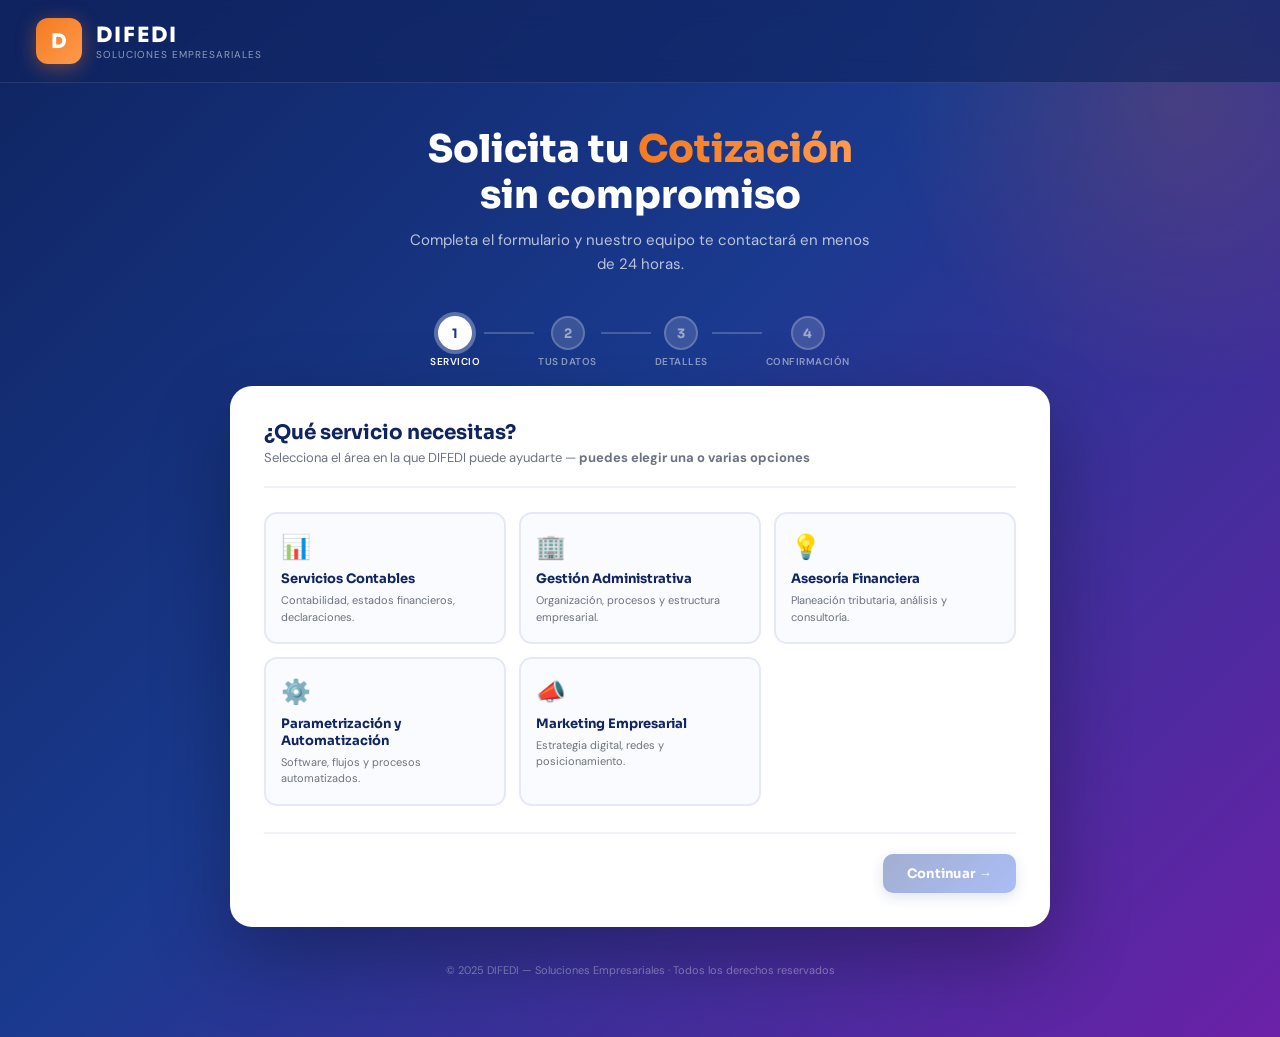
<file: index.html>
<!DOCTYPE html>
<html lang="es">
<head>
<meta charset="UTF-8"/>
<meta name="viewport" content="width=device-width,initial-scale=1.0"/>
<title>DIFEDI – Formulario de Cotización</title>
<link href="https://fonts.googleapis.com/css2?family=Sora:wght@400;600;700;800&family=DM+Sans:wght@400;500;600&display=swap" rel="stylesheet"/>
<link rel="stylesheet" href="difedi_styles.css"/>
</head>
<body>


<!-- HEADER -->
<div class="header">
  <div class="logo">
    <div class="logo-d">D</div>
    <div><div class="logo-name">DIFEDI</div><div class="logo-sub">Soluciones Empresariales</div></div>
  </div>
</div>

<!-- HERO -->
<div class="hero">
  <h1>Solicita tu <span>Cotización</span><br>sin compromiso</h1>
  <p>Completa el formulario y nuestro equipo te contactará en menos de 24 horas.</p>
</div>

<!-- STEPS -->
<div class="steps" id="steps-bar">
  <div class="sw"><div class="sc active" id="sc1">1</div><div class="sl active" id="sl1">Servicio</div></div>
  <div class="line" id="l1"></div>
  <div class="sw"><div class="sc pend" id="sc2">2</div><div class="sl" id="sl2">Tus datos</div></div>
  <div class="line" id="l2"></div>
  <div class="sw"><div class="sc pend" id="sc3">3</div><div class="sl" id="sl3">Detalles</div></div>
  <div class="line" id="l3"></div>
  <div class="sw"><div class="sc pend" id="sc4">4</div><div class="sl" id="sl4">Confirmación</div></div>
</div>

<!-- CARD -->
<div class="card" style="max-width:820px;margin:0 auto 36px;padding:34px 34px">

<!-- STEP 1 -->
<div id="step1">
  <div class="card-title">¿Qué servicio necesitas?</div>
  <div class="card-sub">Selecciona el área en la que DIFEDI puede ayudarte — <strong>puedes elegir una o varias opciones</strong></div>
  <div class="svc-grid" id="svc-grid">
    <div class="svc" data-c="blue" data-id="contable" onclick="selectSvc(this)">
      <span class="svc-ico">📊</span><div class="svc-name">Servicios Contables</div>
      <div class="svc-d">Contabilidad, estados financieros, declaraciones.</div><div class="chk">✓</div>
    </div>
    <div class="svc" data-c="orange" data-id="administrativa" onclick="selectSvc(this)">
      <span class="svc-ico">🏢</span><div class="svc-name">Gestión Administrativa</div>
      <div class="svc-d">Organización, procesos y estructura empresarial.</div><div class="chk">✓</div>
    </div>
    <div class="svc" data-c="purple" data-id="asesoria" onclick="selectSvc(this)">
      <span class="svc-ico">💡</span><div class="svc-name">Asesoría Financiera</div>
      <div class="svc-d">Planeación tributaria, análisis y consultoría.</div><div class="chk">✓</div>
    </div>
    <div class="svc" data-c="teal" data-id="parametrizacion" onclick="selectSvc(this)">
      <span class="svc-ico">⚙️</span><div class="svc-name">Parametrización y Automatización</div>
      <div class="svc-d">Software, flujos y procesos automatizados.</div><div class="chk">✓</div>
    </div>
    <div class="svc" data-c="rose" data-id="marketing" onclick="selectSvc(this)">
      <span class="svc-ico">📣</span><div class="svc-name">Marketing Empresarial</div>
      <div class="svc-d">Estrategia digital, redes y posicionamiento.</div><div class="chk">✓</div>
    </div>
  </div>
  <div class="br"><div></div><button class="btn bp" id="btn1" disabled onclick="goTo(2)">Continuar →</button></div>
</div>

<!-- STEP 2 -->
<div id="step2" class="hidden">
  <div class="card-title">Tus datos de contacto</div>
  <div class="card-sub">Información para enviarte la cotización personalizada</div>
  <div class="sbn" id="svc-banner2"></div>
  <div class="fg">
    <div><label class="flbl">Nombre completo <span class="req">*</span></label><input class="fi" id="f-nombre" placeholder="Tu nombre completo" oninput="checkStep2()"/></div>
    <div><label class="flbl">Empresa / Razón social</label><input class="fi" id="f-empresa" placeholder="Nombre de tu empresa"/></div>
    <div><label class="flbl">Cargo</label><input class="fi" id="f-cargo" placeholder="Ej: Gerente, Contador..."/></div>
    <div><label class="flbl">Ciudad</label><input class="fi" id="f-ciudad" placeholder="Ciudad donde opera"/></div>
    <div><label class="flbl">Correo electrónico <span class="req">*</span></label><input class="fi" id="f-email" type="email" placeholder="tucorreo@empresa.com" oninput="checkStep2()"/></div>
    <div><label class="flbl">Teléfono / WhatsApp <span class="req">*</span></label><input class="fi" id="f-tel" placeholder="+57 300 000 0000" oninput="checkStep2()"/></div>
  </div>
  <div class="br">
    <button class="btn bs" onclick="goTo(1)">← Volver</button>
    <button class="btn bp" id="btn2" disabled onclick="goTo(3)">Continuar →</button>
  </div>
</div>

<!-- STEP 3 (dynamic) -->
<div id="step3" class="hidden">
  <div class="card-title">Detalles del servicio</div>
  <div class="card-sub">Información para preparar una propuesta precisa</div>
  <div class="sbn" id="svc-banner3"></div>
  <div class="fg" id="detail-fields"></div>
  <div class="br">
    <button class="btn bs" onclick="goTo(2)">← Volver</button>
    <button class="btn bo" onclick="submitForm()">Enviar solicitud ✓</button>
  </div>
</div>

<!-- STEP 4 -->
<div id="step4" class="hidden">
  <div class="success">
    <div class="ok-ico">✅</div>
    <div class="ok-title">¡Solicitud enviada!</div>
    <div class="ok-sub">Un asesor de <strong>DIFEDI</strong> te contactará en menos de <strong>24 horas hábiles</strong>.</div>
    <div class="notif-row">
      <div class="nc send" id="notif-email"><span class="spin">⏳</span> Correo → difediemp@gmail.com</div>
    </div>
    <div id="summary-box" class="summary"></div>
    <div class="br" style="justify-content:center;border-top:none;padding-top:0">
      <button class="btn bs" onclick="resetForm()">Nueva solicitud</button>
    </div>
  </div>
</div>

</div><!-- /card -->

<div class="footer">© 2025 DIFEDI — Soluciones Empresariales · Todos los derechos reservados</div>

<script src="difedi_script.js"></script>
</body>
</html>
</file>
<file: difedi_styles.css>
*{box-sizing:border-box;margin:0;padding:0}
body{font-family:'DM Sans',sans-serif;min-height:100vh;background:linear-gradient(135deg,#0F2460 0%,#1A3A8F 45%,#6B21A8 100%);padding-bottom:40px}
body::before{content:'';position:fixed;top:-200px;right:-200px;width:600px;height:600px;background:radial-gradient(circle,rgba(244,123,32,.15) 0%,transparent 70%);pointer-events:none;z-index:0}

/* HEADER */
.header{display:flex;align-items:center;justify-content:space-between;padding:18px 36px;border-bottom:1px solid rgba(255,255,255,.1);background:rgba(15,36,96,.6);backdrop-filter:blur(12px);position:relative;z-index:10}
.logo{display:flex;align-items:center;gap:14px}
.logo-d{width:46px;height:46px;background:linear-gradient(135deg,#F47B20,#FF9A4D);border-radius:12px;display:flex;align-items:center;justify-content:center;font-family:'Sora',sans-serif;font-weight:800;font-size:20px;color:#fff;box-shadow:0 4px 20px rgba(244,123,32,.4)}
.logo-name{font-family:'Sora',sans-serif;font-size:21px;font-weight:800;color:#fff;letter-spacing:2px}
.logo-sub{font-size:10px;color:rgba(255,255,255,.55);letter-spacing:1px;text-transform:uppercase}
.header-right{display:flex;align-items:center;gap:10px}
.cfg-btn{background:rgba(255,255,255,.12);border:1px solid rgba(255,255,255,.25);color:#fff;padding:7px 14px;border-radius:20px;font-size:13px;font-weight:600;cursor:pointer;display:flex;align-items:center;gap:6px;font-family:'DM Sans',sans-serif}
.cfg-btn:hover{background:rgba(255,255,255,.2)}
.dot{width:8px;height:8px;border-radius:50%;background:#EF4444}
.dot.on{background:#10B981}
.badge{background:rgba(244,123,32,.2);border:1px solid rgba(244,123,32,.4);color:#FF9A4D;font-size:12px;font-weight:600;padding:5px 13px;border-radius:20px}

/* HERO */
.hero{text-align:center;padding:44px 20px 22px;position:relative;z-index:5}
.hero h1{font-family:'Sora',sans-serif;font-size:clamp(22px,4vw,38px);font-weight:800;color:#fff;margin-bottom:10px;line-height:1.2}
.hero h1 span{background:linear-gradient(90deg,#F47B20,#FF9A4D);-webkit-background-clip:text;-webkit-text-fill-color:transparent}
.hero p{color:rgba(255,255,255,.7);font-size:15px;max-width:460px;margin:0 auto;line-height:1.6}

/* STEPS */
.steps{display:flex;align-items:center;justify-content:center;padding:18px 20px;position:relative;z-index:5}
.sw{display:flex;flex-direction:column;align-items:center}
.sc{width:34px;height:34px;border-radius:50%;display:flex;align-items:center;justify-content:center;font-family:'Sora',sans-serif;font-weight:700;font-size:13px;transition:.3s}
.sc.done{background:#F47B20;color:#fff;box-shadow:0 0 0 4px rgba(244,123,32,.3)}
.sc.active{background:#fff;color:#1A3A8F;box-shadow:0 0 0 4px rgba(255,255,255,.3)}
.sc.pend{background:rgba(255,255,255,.15);color:rgba(255,255,255,.5);border:2px solid rgba(255,255,255,.2)}
.sl{font-size:10px;font-weight:600;text-transform:uppercase;letter-spacing:.5px;margin-top:5px;color:rgba(255,255,255,.5)}
.sl.active{color:#fff}.sl.done{color:#FF9A4D}
.line{width:50px;height:2px;background:rgba(255,255,255,.2);margin:0 4px 18px;transition:.3s}
.line.done{background:#F47B20}

/* CARD */
.card{background:#fff;border-radius:22px;max-width:820px;margin:0 auto 36px;padding:34px;box-shadow:0 30px 80px rgba(0,0,0,.3);position:relative;z-index:5;animation:up .4s ease}
@keyframes up{from{opacity:0;transform:translateY(20px)}to{opacity:1;transform:translateY(0)}}
.card-title{font-family:'Sora',sans-serif;font-size:20px;font-weight:700;color:#0F2460;margin-bottom:4px}
.card-sub{color:#6B7280;font-size:13px;margin-bottom:24px;padding-bottom:20px;border-bottom:2px solid #F0F3FB}

/* SERVICE GRID */
.svc-grid{display:grid;grid-template-columns:repeat(auto-fill,minmax(210px,1fr));gap:13px;margin-bottom:26px}
.svc{border:2px solid #E5E9F5;border-radius:13px;padding:17px 15px;cursor:pointer;transition:.25s;position:relative;overflow:hidden;background:#FAFBFF}
.svc:before{content:'';position:absolute;top:0;left:0;right:0;height:4px;opacity:0;transition:.2s}
.svc:hover,.svc.sel{transform:translateY(-3px);box-shadow:0 8px 28px rgba(30,58,143,.15)}
.svc:hover:before,.svc.sel:before{opacity:1}
.svc[data-c=blue]:before{background:linear-gradient(90deg,#1A3A8F,#2E5CE6)}
.svc[data-c=orange]:before{background:linear-gradient(90deg,#F47B20,#FF9A4D)}
.svc[data-c=purple]:before{background:linear-gradient(90deg,#6B21A8,#9333EA)}
.svc[data-c=teal]:before{background:linear-gradient(90deg,#0F766E,#14B8A6)}
.svc[data-c=rose]:before{background:linear-gradient(90deg,#BE185D,#EC4899)}
.svc[data-c=blue].sel{background:linear-gradient(135deg,#EEF2FF,#E0E7FF);border-color:#2E5CE6}
.svc[data-c=orange].sel{background:linear-gradient(135deg,#FFF7ED,#FFEDD5);border-color:#F47B20}
.svc[data-c=purple].sel{background:linear-gradient(135deg,#FAF5FF,#F3E8FF);border-color:#9333EA}
.svc[data-c=teal].sel{background:linear-gradient(135deg,#F0FDFA,#CCFBF1);border-color:#14B8A6}
.svc[data-c=rose].sel{background:linear-gradient(135deg,#FFF1F2,#FFE4E6);border-color:#EC4899}
.svc-ico{font-size:24px;margin-bottom:9px;display:block}
.svc-name{font-family:'Sora',sans-serif;font-size:13px;font-weight:700;color:#0F2460;margin-bottom:4px;line-height:1.3}
.svc-d{font-size:11px;color:#6B7280;line-height:1.5}
.chk{position:absolute;top:11px;right:11px;width:20px;height:20px;border-radius:50%;display:flex;align-items:center;justify-content:center;font-size:10px;color:#fff;opacity:0;transition:.2s}
.svc.sel .chk{opacity:1}
.svc[data-c=blue].sel .chk{background:#2E5CE6}
.svc[data-c=orange].sel .chk{background:#F47B20}
.svc[data-c=purple].sel .chk{background:#9333EA}
.svc[data-c=teal].sel .chk{background:#14B8A6}
.svc[data-c=rose].sel .chk{background:#EC4899}

/* FORM */
.fg{display:grid;grid-template-columns:1fr 1fr;gap:15px}
@media(max-width:540px){.fg{grid-template-columns:1fr}}
.fg2{grid-column:span 2}
@media(max-width:540px){.fg2{grid-column:span 1}}
.flbl{font-size:12px;font-weight:600;color:#374151;display:block;margin-bottom:5px}
.req{color:#F47B20}
.fi,.fs,.fta{border:2px solid #E5E9F5;border-radius:9px;padding:10px 13px;font-size:13px;font-family:'DM Sans',sans-serif;color:#111827;background:#FAFBFF;transition:.2s;outline:none;width:100%}
.fi:focus,.fs:focus,.fta:focus{border-color:#2E5CE6;box-shadow:0 0 0 3px rgba(46,92,230,.12);background:#fff}
.fta{resize:vertical;min-height:78px}

/* RADIO */
.rgrp{display:flex;gap:9px;flex-wrap:wrap}
.ri{display:flex;align-items:center;gap:7px;padding:8px 13px;border:2px solid #E5E9F5;border-radius:9px;cursor:pointer;font-size:12px;font-weight:500;color:#374151;background:#FAFBFF;transition:.2s}
.ri:hover{border-color:#F47B20}.ri.sel{border-color:#F47B20;background:#FFF7ED;color:#C05B0C;font-weight:600}
.rd{width:14px;height:14px;border-radius:50%;border:2px solid #D1D5DB;position:relative;transition:.2s}
.ri.sel .rd{border-color:#F47B20}
.ri.sel .rd:after{content:'';position:absolute;top:50%;left:50%;transform:translate(-50%,-50%);width:6px;height:6px;border-radius:50%;background:#F47B20}

/* CHECKBOX */
.cbgrid{display:grid;grid-template-columns:repeat(auto-fill,minmax(185px,1fr));gap:8px}
.cbi{display:flex;align-items:flex-start;gap:8px;padding:9px 12px;border:2px solid #E5E9F5;border-radius:9px;cursor:pointer;background:#FAFBFF;transition:.2s}
.cbi:hover,.cbi.on{border-color:#2E5CE6;background:#EEF2FF}
.cbx{width:16px;height:16px;min-width:16px;border:2px solid #D1D5DB;border-radius:4px;display:flex;align-items:center;justify-content:center;font-size:10px;color:#fff;margin-top:1px;transition:.2s}
.cbi.on .cbx{background:#2E5CE6;border-color:#2E5CE6}
.cbt{font-size:12px;color:#374151;font-weight:500;line-height:1.4}

/* BANNER */
.sbn{display:flex;align-items:center;gap:10px;padding:11px 15px;border-radius:10px;margin-bottom:20px;font-size:13px;font-weight:600}
.sb-blue{background:#EEF2FF;color:#1A3A8F;border:2px solid #C7D2FE}
.sb-orange{background:#FFF7ED;color:#C05B0C;border:2px solid #FED7AA}
.sb-purple{background:#FAF5FF;color:#6B21A8;border:2px solid #E9D5FF}
.sb-teal{background:#F0FDFA;color:#0F766E;border:2px solid #99F6E4}
.sb-rose{background:#FFF1F2;color:#BE185D;border:2px solid #FECDD3}

/* BUTTONS */
.br{display:flex;justify-content:space-between;align-items:center;margin-top:26px;padding-top:20px;border-top:2px solid #F0F3FB}
.btn{padding:11px 24px;border-radius:10px;font-family:'Sora',sans-serif;font-weight:700;font-size:13px;cursor:pointer;border:none;display:flex;align-items:center;gap:6px;transition:.2s;letter-spacing:.3px}
.bp{background:linear-gradient(135deg,#1A3A8F,#2E5CE6);color:#fff;box-shadow:0 4px 14px rgba(30,58,143,.35)}
.bp:hover{transform:translateY(-2px);box-shadow:0 8px 22px rgba(30,58,143,.4)}
.bp:disabled{opacity:.4;cursor:not-allowed;transform:none}
.bs{background:#F0F3FB;color:#1A3A8F;font-weight:600}
.bs:hover{background:#E0E7FF}
.bo{background:linear-gradient(135deg,#F47B20,#FF9A4D);color:#fff;box-shadow:0 4px 14px rgba(244,123,32,.35)}
.bo:hover{transform:translateY(-2px);box-shadow:0 8px 22px rgba(244,123,32,.4)}

/* SUCCESS */
.success{text-align:center;padding:16px 0;animation:up .5s ease}
.ok-ico{width:74px;height:74px;border-radius:50%;background:linear-gradient(135deg,#1A3A8F,#6B21A8);display:flex;align-items:center;justify-content:center;font-size:32px;margin:0 auto 20px;box-shadow:0 10px 36px rgba(26,58,143,.3)}
.ok-title{font-family:'Sora',sans-serif;font-size:23px;font-weight:800;color:#0F2460;margin-bottom:7px}
.ok-sub{color:#6B7280;font-size:14px;margin-bottom:22px;line-height:1.6;max-width:360px;margin-left:auto;margin-right:auto}
.summary{background:linear-gradient(135deg,#F0F3FB,#EEF2FF);border:2px solid #E0E7FF;border-radius:13px;padding:20px;text-align:left;margin-bottom:18px}
.sr{display:flex;justify-content:space-between;padding:6px 0;border-bottom:1px solid #E0E7FF;font-size:13px}
.sr:last-child{border-bottom:none}
.sk{color:#6B7280;font-weight:500}.sv{color:#0F2460;font-weight:600;text-align:right;max-width:58%}
.tag{display:inline-block;padding:2px 8px;border-radius:20px;font-size:11px;font-weight:600;background:#EEF2FF;color:#2E5CE6;margin:1px}
.notif-row{display:flex;gap:10px;justify-content:center;margin-bottom:18px;flex-wrap:wrap}
.nc{display:flex;align-items:center;gap:6px;padding:8px 14px;border-radius:30px;font-size:13px;font-weight:600}
.nc.send{background:#FEF9C3;color:#854D0E;border:1px solid #FDE047}
.nc.ok{background:#DCFCE7;color:#166534;border:1px solid #86EFAC}
.nc.err{background:#FEE2E2;color:#991B1B;border:1px solid #FCA5A5}
@keyframes spin{to{transform:rotate(360deg)}}
.spin{display:inline-block;animation:spin .8s linear infinite}
.info-box{background:#FFF7ED;border:1px solid #FED7AA;border-radius:9px;padding:11px 14px;font-size:12px;color:#92400E;line-height:1.6;margin-bottom:16px;text-align:left}

/* MODAL */
.overlay{position:fixed;inset:0;background:rgba(0,0,0,.6);z-index:100;display:flex;align-items:center;justify-content:center;padding:16px;backdrop-filter:blur(4px);display:none}
.overlay.show{display:flex}
.modal{background:#fff;border-radius:20px;max-width:540px;width:100%;max-height:90vh;overflow-y:auto;box-shadow:0 40px 100px rgba(0,0,0,.4);animation:up .3s ease}
.mh{padding:22px 26px 0;display:flex;align-items:flex-start;justify-content:space-between}
.mt{font-family:'Sora',sans-serif;font-size:17px;font-weight:700;color:#0F2460}
.msub{color:#6B7280;font-size:12px;margin-top:3px}
.mcl{background:#F0F3FB;border:none;width:30px;height:30px;border-radius:50%;cursor:pointer;font-size:15px;color:#6B7280}
.mcl:hover{background:#E0E7FF;color:#1A3A8F}
.mb{padding:18px 26px 26px}
.ss-sec{margin-bottom:22px}
.ss-title{font-family:'Sora',sans-serif;font-size:13px;font-weight:700;color:#0F2460;margin-bottom:10px;display:flex;align-items:center;gap:7px}
.ss-steps{display:flex;flex-direction:column;gap:7px;margin-bottom:12px}
.ss-step{display:flex;gap:9px;align-items:flex-start;background:#F8FAFF;border:1px solid #E0E7FF;border-radius:9px;padding:10px 13px}
.sn{width:20px;height:20px;min-width:20px;border-radius:50%;background:#1A3A8F;color:#fff;font-size:10px;font-weight:700;display:flex;align-items:center;justify-content:center}
.st{font-size:12px;color:#374151;line-height:1.5}
.st strong{color:#0F2460}
.pill{display:inline-flex;align-items:center;gap:4px;font-size:10px;font-weight:600;padding:3px 9px;border-radius:20px;margin-left:6px}
.pill.ok{background:#DCFCE7;color:#166534}.pill.no{background:#FEE2E2;color:#991B1B}
.ki{display:flex;gap:7px;align-items:center}
.ki input{border:2px solid #E5E9F5;border-radius:9px;padding:9px 12px;font-size:13px;font-family:'DM Sans',sans-serif;color:#111827;background:#FAFBFF;flex:1;outline:none}
.ki input:focus{border-color:#2E5CE6}
.ki button{background:linear-gradient(135deg,#1A3A8F,#2E5CE6);color:#fff;border:none;padding:9px 16px;border-radius:9px;font-size:13px;font-weight:700;cursor:pointer;white-space:nowrap;font-family:'Sora',sans-serif}
.ibox{background:#FFF7ED;border:1px solid #FED7AA;border-radius:9px;padding:11px 13px;font-size:12px;color:#92400E;line-height:1.6;margin-top:9px}
.footer{text-align:center;color:rgba(255,255,255,.35);font-size:11px;padding:0 20px 20px;position:relative;z-index:5}
.hidden{display:none}
</file>
<file: .obsidian/Paguina.html/Style.css>
*{box-sizing:border-box;margin:0;padding:0}
body{font-family:'DM Sans',sans-serif;min-height:100vh;background:linear-gradient(135deg,#0F2460 0%,#1A3A8F 45%,#6B21A8 100%);padding-bottom:40px}
body::before{content:'';position:fixed;top:-200px;right:-200px;width:600px;height:600px;background:radial-gradient(circle,rgba(244,123,32,.15) 0%,transparent 70%);pointer-events:none;z-index:0}

/* HEADER */
.header{display:flex;align-items:center;justify-content:space-between;padding:18px 36px;border-bottom:1px solid rgba(255,255,255,.1);background:rgba(15,36,96,.6);backdrop-filter:blur(12px);position:relative;z-index:10}
.logo{display:flex;align-items:center;gap:14px}
.logo-d{width:46px;height:46px;background:linear-gradient(135deg,#F47B20,#FF9A4D);border-radius:12px;display:flex;align-items:center;justify-content:center;font-family:'Sora',sans-serif;font-weight:800;font-size:20px;color:#fff;box-shadow:0 4px 20px rgba(244,123,32,.4)}
.logo-name{font-family:'Sora',sans-serif;font-size:21px;font-weight:800;color:#fff;letter-spacing:2px}
.logo-sub{font-size:10px;color:rgba(255,255,255,.55);letter-spacing:1px;text-transform:uppercase}
.header-right{display:flex;align-items:center;gap:10px}
.cfg-btn{background:rgba(255,255,255,.12);border:1px solid rgba(255,255,255,.25);color:#fff;padding:7px 14px;border-radius:20px;font-size:13px;font-weight:600;cursor:pointer;display:flex;align-items:center;gap:6px;font-family:'DM Sans',sans-serif}
.cfg-btn:hover{background:rgba(255,255,255,.2)}
.dot{width:8px;height:8px;border-radius:50%;background:#EF4444}
.dot.on{background:#10B981}
.badge{background:rgba(244,123,32,.2);border:1px solid rgba(244,123,32,.4);color:#FF9A4D;font-size:12px;font-weight:600;padding:5px 13px;border-radius:20px}

/* HERO */
.hero{text-align:center;padding:44px 20px 22px;position:relative;z-index:5}
.hero h1{font-family:'Sora',sans-serif;font-size:clamp(22px,4vw,38px);font-weight:800;color:#fff;margin-bottom:10px;line-height:1.2}
.hero h1 span{background:linear-gradient(90deg,#F47B20,#FF9A4D);-webkit-background-clip:text;-webkit-text-fill-color:transparent}
.hero p{color:rgba(255,255,255,.7);font-size:15px;max-width:460px;margin:0 auto;line-height:1.6}

/* STEPS */
.steps{display:flex;align-items:center;justify-content:center;padding:18px 20px;position:relative;z-index:5}
.sw{display:flex;flex-direction:column;align-items:center}
.sc{width:34px;height:34px;border-radius:50%;display:flex;align-items:center;justify-content:center;font-family:'Sora',sans-serif;font-weight:700;font-size:13px;transition:.3s}
.sc.done{background:#F47B20;color:#fff;box-shadow:0 0 0 4px rgba(244,123,32,.3)}
.sc.active{background:#fff;color:#1A3A8F;box-shadow:0 0 0 4px rgba(255,255,255,.3)}
.sc.pend{background:rgba(255,255,255,.15);color:rgba(255,255,255,.5);border:2px solid rgba(255,255,255,.2)}
.sl{font-size:10px;font-weight:600;text-transform:uppercase;letter-spacing:.5px;margin-top:5px;color:rgba(255,255,255,.5)}
.sl.active{color:#fff}.sl.done{color:#FF9A4D}
.line{width:50px;height:2px;background:rgba(255,255,255,.2);margin:0 4px 18px;transition:.3s}
.line.done{background:#F47B20}

/* CARD */
.card{background:#fff;border-radius:22px;max-width:820px;margin:0 auto 36px;padding:34px;box-shadow:0 30px 80px rgba(0,0,0,.3);position:relative;z-index:5;animation:up .4s ease}
@keyframes up{from{opacity:0;transform:translateY(20px)}to{opacity:1;transform:translateY(0)}}
.card-title{font-family:'Sora',sans-serif;font-size:20px;font-weight:700;color:#0F2460;margin-bottom:4px}
.card-sub{color:#6B7280;font-size:13px;margin-bottom:24px;padding-bottom:20px;border-bottom:2px solid #F0F3FB}

/* SERVICE GRID */
.svc-grid{display:grid;grid-template-columns:repeat(auto-fill,minmax(210px,1fr));gap:13px;margin-bottom:26px}
.svc{border:2px solid #E5E9F5;border-radius:13px;padding:17px 15px;cursor:pointer;transition:.25s;position:relative;overflow:hidden;background:#FAFBFF}
.svc:before{content:'';position:absolute;top:0;left:0;right:0;height:4px;opacity:0;transition:.2s}
.svc:hover,.svc.sel{transform:translateY(-3px);box-shadow:0 8px 28px rgba(30,58,143,.15)}
.svc:hover:before,.svc.sel:before{opacity:1}
.svc[data-c=blue]:before{background:linear-gradient(90deg,#1A3A8F,#2E5CE6)}
.svc[data-c=orange]:before{background:linear-gradient(90deg,#F47B20,#FF9A4D)}
.svc[data-c=purple]:before{background:linear-gradient(90deg,#6B21A8,#9333EA)}
.svc[data-c=teal]:before{background:linear-gradient(90deg,#0F766E,#14B8A6)}
.svc[data-c=rose]:before{background:linear-gradient(90deg,#BE185D,#EC4899)}
.svc[data-c=blue].sel{background:linear-gradient(135deg,#EEF2FF,#E0E7FF);border-color:#2E5CE6}
.svc[data-c=orange].sel{background:linear-gradient(135deg,#FFF7ED,#FFEDD5);border-color:#F47B20}
.svc[data-c=purple].sel{background:linear-gradient(135deg,#FAF5FF,#F3E8FF);border-color:#9333EA}
.svc[data-c=teal].sel{background:linear-gradient(135deg,#F0FDFA,#CCFBF1);border-color:#14B8A6}
.svc[data-c=rose].sel{background:linear-gradient(135deg,#FFF1F2,#FFE4E6);border-color:#EC4899}
.svc-ico{font-size:24px;margin-bottom:9px;display:block}
.svc-name{font-family:'Sora',sans-serif;font-size:13px;font-weight:700;color:#0F2460;margin-bottom:4px;line-height:1.3}
.svc-d{font-size:11px;color:#6B7280;line-height:1.5}
.chk{position:absolute;top:11px;right:11px;width:20px;height:20px;border-radius:50%;display:flex;align-items:center;justify-content:center;font-size:10px;color:#fff;opacity:0;transition:.2s}
.svc.sel .chk{opacity:1}
.svc[data-c=blue].sel .chk{background:#2E5CE6}
.svc[data-c=orange].sel .chk{background:#F47B20}
.svc[data-c=purple].sel .chk{background:#9333EA}
.svc[data-c=teal].sel .chk{background:#14B8A6}
.svc[data-c=rose].sel .chk{background:#EC4899}

/* FORM */
.fg{display:grid;grid-template-columns:1fr 1fr;gap:15px}
@media(max-width:540px){.fg{grid-template-columns:1fr}}
.fg2{grid-column:span 2}
@media(max-width:540px){.fg2{grid-column:span 1}}
.flbl{font-size:12px;font-weight:600;color:#374151;display:block;margin-bottom:5px}
.req{color:#F47B20}
.fi,.fs,.fta{border:2px solid #E5E9F5;border-radius:9px;padding:10px 13px;font-size:13px;font-family:'DM Sans',sans-serif;color:#111827;background:#FAFBFF;transition:.2s;outline:none;width:100%}
.fi:focus,.fs:focus,.fta:focus{border-color:#2E5CE6;box-shadow:0 0 0 3px rgba(46,92,230,.12);background:#fff}
.fta{resize:vertical;min-height:78px}

/* RADIO */
.rgrp{display:flex;gap:9px;flex-wrap:wrap}
.ri{display:flex;align-items:center;gap:7px;padding:8px 13px;border:2px solid #E5E9F5;border-radius:9px;cursor:pointer;font-size:12px;font-weight:500;color:#374151;background:#FAFBFF;transition:.2s}
.ri:hover{border-color:#F47B20}.ri.sel{border-color:#F47B20;background:#FFF7ED;color:#C05B0C;font-weight:600}
.rd{width:14px;height:14px;border-radius:50%;border:2px solid #D1D5DB;position:relative;transition:.2s}
.ri.sel .rd{border-color:#F47B20}
.ri.sel .rd:after{content:'';position:absolute;top:50%;left:50%;transform:translate(-50%,-50%);width:6px;height:6px;border-radius:50%;background:#F47B20}

/* CHECKBOX */
.cbgrid{display:grid;grid-template-columns:repeat(auto-fill,minmax(185px,1fr));gap:8px}
.cbi{display:flex;align-items:flex-start;gap:8px;padding:9px 12px;border:2px solid #E5E9F5;border-radius:9px;cursor:pointer;background:#FAFBFF;transition:.2s}
.cbi:hover,.cbi.on{border-color:#2E5CE6;background:#EEF2FF}
.cbx{width:16px;height:16px;min-width:16px;border:2px solid #D1D5DB;border-radius:4px;display:flex;align-items:center;justify-content:center;font-size:10px;color:#fff;margin-top:1px;transition:.2s}
.cbi.on .cbx{background:#2E5CE6;border-color:#2E5CE6}
.cbt{font-size:12px;color:#374151;font-weight:500;line-height:1.4}

/* BANNER */
.sbn{display:flex;align-items:center;gap:10px;padding:11px 15px;border-radius:10px;margin-bottom:20px;font-size:13px;font-weight:600}
.sb-blue{background:#EEF2FF;color:#1A3A8F;border:2px solid #C7D2FE}
.sb-orange{background:#FFF7ED;color:#C05B0C;border:2px solid #FED7AA}
.sb-purple{background:#FAF5FF;color:#6B21A8;border:2px solid #E9D5FF}
.sb-teal{background:#F0FDFA;color:#0F766E;border:2px solid #99F6E4}
.sb-rose{background:#FFF1F2;color:#BE185D;border:2px solid #FECDD3}

/* BUTTONS */
.br{display:flex;justify-content:space-between;align-items:center;margin-top:26px;padding-top:20px;border-top:2px solid #F0F3FB}
.btn{padding:11px 24px;border-radius:10px;font-family:'Sora',sans-serif;font-weight:700;font-size:13px;cursor:pointer;border:none;display:flex;align-items:center;gap:6px;transition:.2s;letter-spacing:.3px}
.bp{background:linear-gradient(135deg,#1A3A8F,#2E5CE6);color:#fff;box-shadow:0 4px 14px rgba(30,58,143,.35)}
.bp:hover{transform:translateY(-2px);box-shadow:0 8px 22px rgba(30,58,143,.4)}
.bp:disabled{opacity:.4;cursor:not-allowed;transform:none}
.bs{background:#F0F3FB;color:#1A3A8F;font-weight:600}
.bs:hover{background:#E0E7FF}
.bo{background:linear-gradient(135deg,#F47B20,#FF9A4D);color:#fff;box-shadow:0 4px 14px rgba(244,123,32,.35)}
.bo:hover{transform:translateY(-2px);box-shadow:0 8px 22px rgba(244,123,32,.4)}

/* SUCCESS */
.success{text-align:center;padding:16px 0;animation:up .5s ease}
.ok-ico{width:74px;height:74px;border-radius:50%;background:linear-gradient(135deg,#1A3A8F,#6B21A8);display:flex;align-items:center;justify-content:center;font-size:32px;margin:0 auto 20px;box-shadow:0 10px 36px rgba(26,58,143,.3)}
.ok-title{font-family:'Sora',sans-serif;font-size:23px;font-weight:800;color:#0F2460;margin-bottom:7px}
.ok-sub{color:#6B7280;font-size:14px;margin-bottom:22px;line-height:1.6;max-width:360px;margin-left:auto;margin-right:auto}
.summary{background:linear-gradient(135deg,#F0F3FB,#EEF2FF);border:2px solid #E0E7FF;border-radius:13px;padding:20px;text-align:left;margin-bottom:18px}
.sr{display:flex;justify-content:space-between;padding:6px 0;border-bottom:1px solid #E0E7FF;font-size:13px}
.sr:last-child{border-bottom:none}
.sk{color:#6B7280;font-weight:500}.sv{color:#0F2460;font-weight:600;text-align:right;max-width:58%}
.tag{display:inline-block;padding:2px 8px;border-radius:20px;font-size:11px;font-weight:600;background:#EEF2FF;color:#2E5CE6;margin:1px}
.notif-row{display:flex;gap:10px;justify-content:center;margin-bottom:18px;flex-wrap:wrap}
.nc{display:flex;align-items:center;gap:6px;padding:8px 14px;border-radius:30px;font-size:13px;font-weight:600}
.nc.send{background:#FEF9C3;color:#854D0E;border:1px solid #FDE047}
.nc.ok{background:#DCFCE7;color:#166534;border:1px solid #86EFAC}
.nc.err{background:#FEE2E2;color:#991B1B;border:1px solid #FCA5A5}
@keyframes spin{to{transform:rotate(360deg)}}
.spin{display:inline-block;animation:spin .8s linear infinite}
.info-box{background:#FFF7ED;border:1px solid #FED7AA;border-radius:9px;padding:11px 14px;font-size:12px;color:#92400E;line-height:1.6;margin-bottom:16px;text-align:left}

/* MODAL */
.overlay{position:fixed;inset:0;background:rgba(0,0,0,.6);z-index:100;display:flex;align-items:center;justify-content:center;padding:16px;backdrop-filter:blur(4px);display:none}
.overlay.show{display:flex}
.modal{background:#fff;border-radius:20px;max-width:540px;width:100%;max-height:90vh;overflow-y:auto;box-shadow:0 40px 100px rgba(0,0,0,.4);animation:up .3s ease}
.mh{padding:22px 26px 0;display:flex;align-items:flex-start;justify-content:space-between}
.mt{font-family:'Sora',sans-serif;font-size:17px;font-weight:700;color:#0F2460}
.msub{color:#6B7280;font-size:12px;margin-top:3px}
.mcl{background:#F0F3FB;border:none;width:30px;height:30px;border-radius:50%;cursor:pointer;font-size:15px;color:#6B7280}
.mcl:hover{background:#E0E7FF;color:#1A3A8F}
.mb{padding:18px 26px 26px}
.ss-sec{margin-bottom:22px}
.ss-title{font-family:'Sora',sans-serif;font-size:13px;font-weight:700;color:#0F2460;margin-bottom:10px;display:flex;align-items:center;gap:7px}
.ss-steps{display:flex;flex-direction:column;gap:7px;margin-bottom:12px}
.ss-step{display:flex;gap:9px;align-items:flex-start;background:#F8FAFF;border:1px solid #E0E7FF;border-radius:9px;padding:10px 13px}
.sn{width:20px;height:20px;min-width:20px;border-radius:50%;background:#1A3A8F;color:#fff;font-size:10px;font-weight:700;display:flex;align-items:center;justify-content:center}
.st{font-size:12px;color:#374151;line-height:1.5}
.st strong{color:#0F2460}
.pill{display:inline-flex;align-items:center;gap:4px;font-size:10px;font-weight:600;padding:3px 9px;border-radius:20px;margin-left:6px}
.pill.ok{background:#DCFCE7;color:#166534}.pill.no{background:#FEE2E2;color:#991B1B}
.ki{display:flex;gap:7px;align-items:center}
.ki input{border:2px solid #E5E9F5;border-radius:9px;padding:9px 12px;font-size:13px;font-family:'DM Sans',sans-serif;color:#111827;background:#FAFBFF;flex:1;outline:none}
.ki input:focus{border-color:#2E5CE6}
.ki button{background:linear-gradient(135deg,#1A3A8F,#2E5CE6);color:#fff;border:none;padding:9px 16px;border-radius:9px;font-size:13px;font-weight:700;cursor:pointer;white-space:nowrap;font-family:'Sora',sans-serif}
.ibox{background:#FFF7ED;border:1px solid #FED7AA;border-radius:9px;padding:11px 13px;font-size:12px;color:#92400E;line-height:1.6;margin-top:9px}
.footer{text-align:center;color:rgba(255,255,255,.35);font-size:11px;padding:0 20px 20px;position:relative;z-index:5}
.hidden{display:none}
</file>
